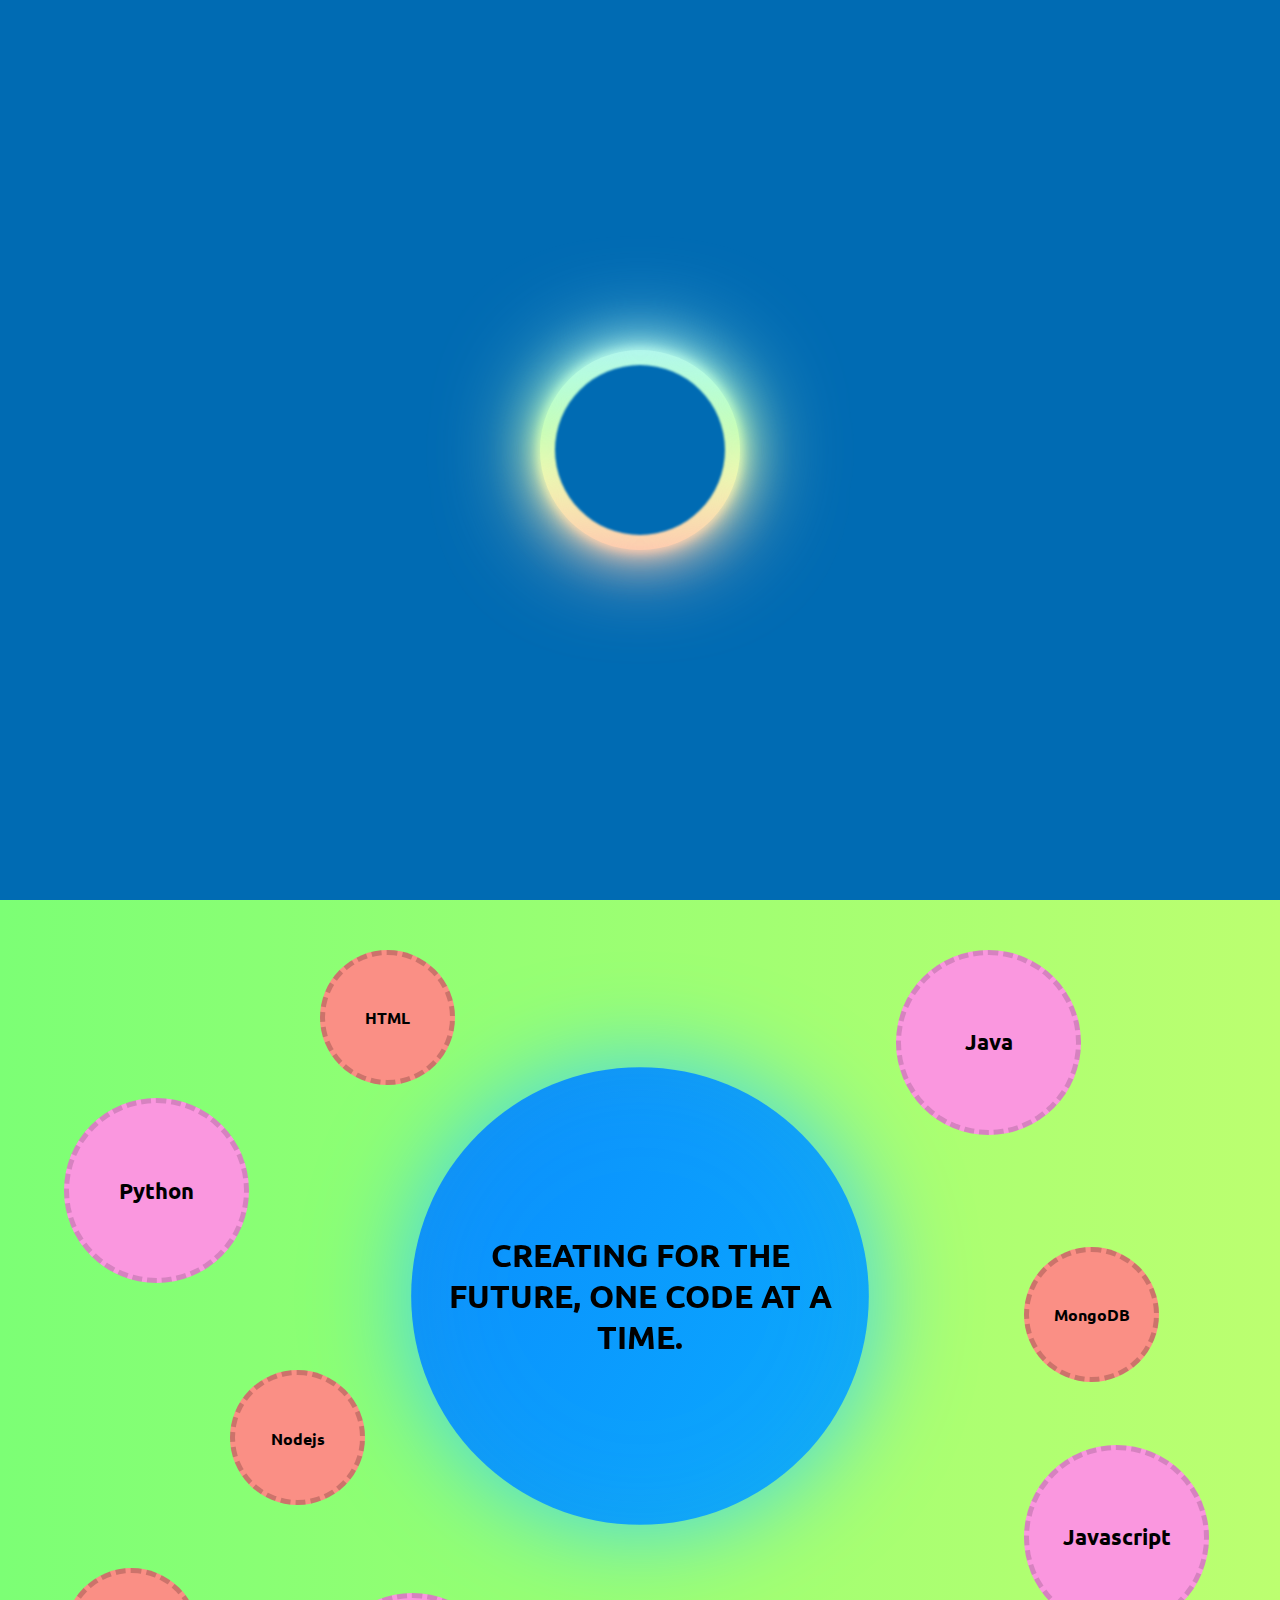
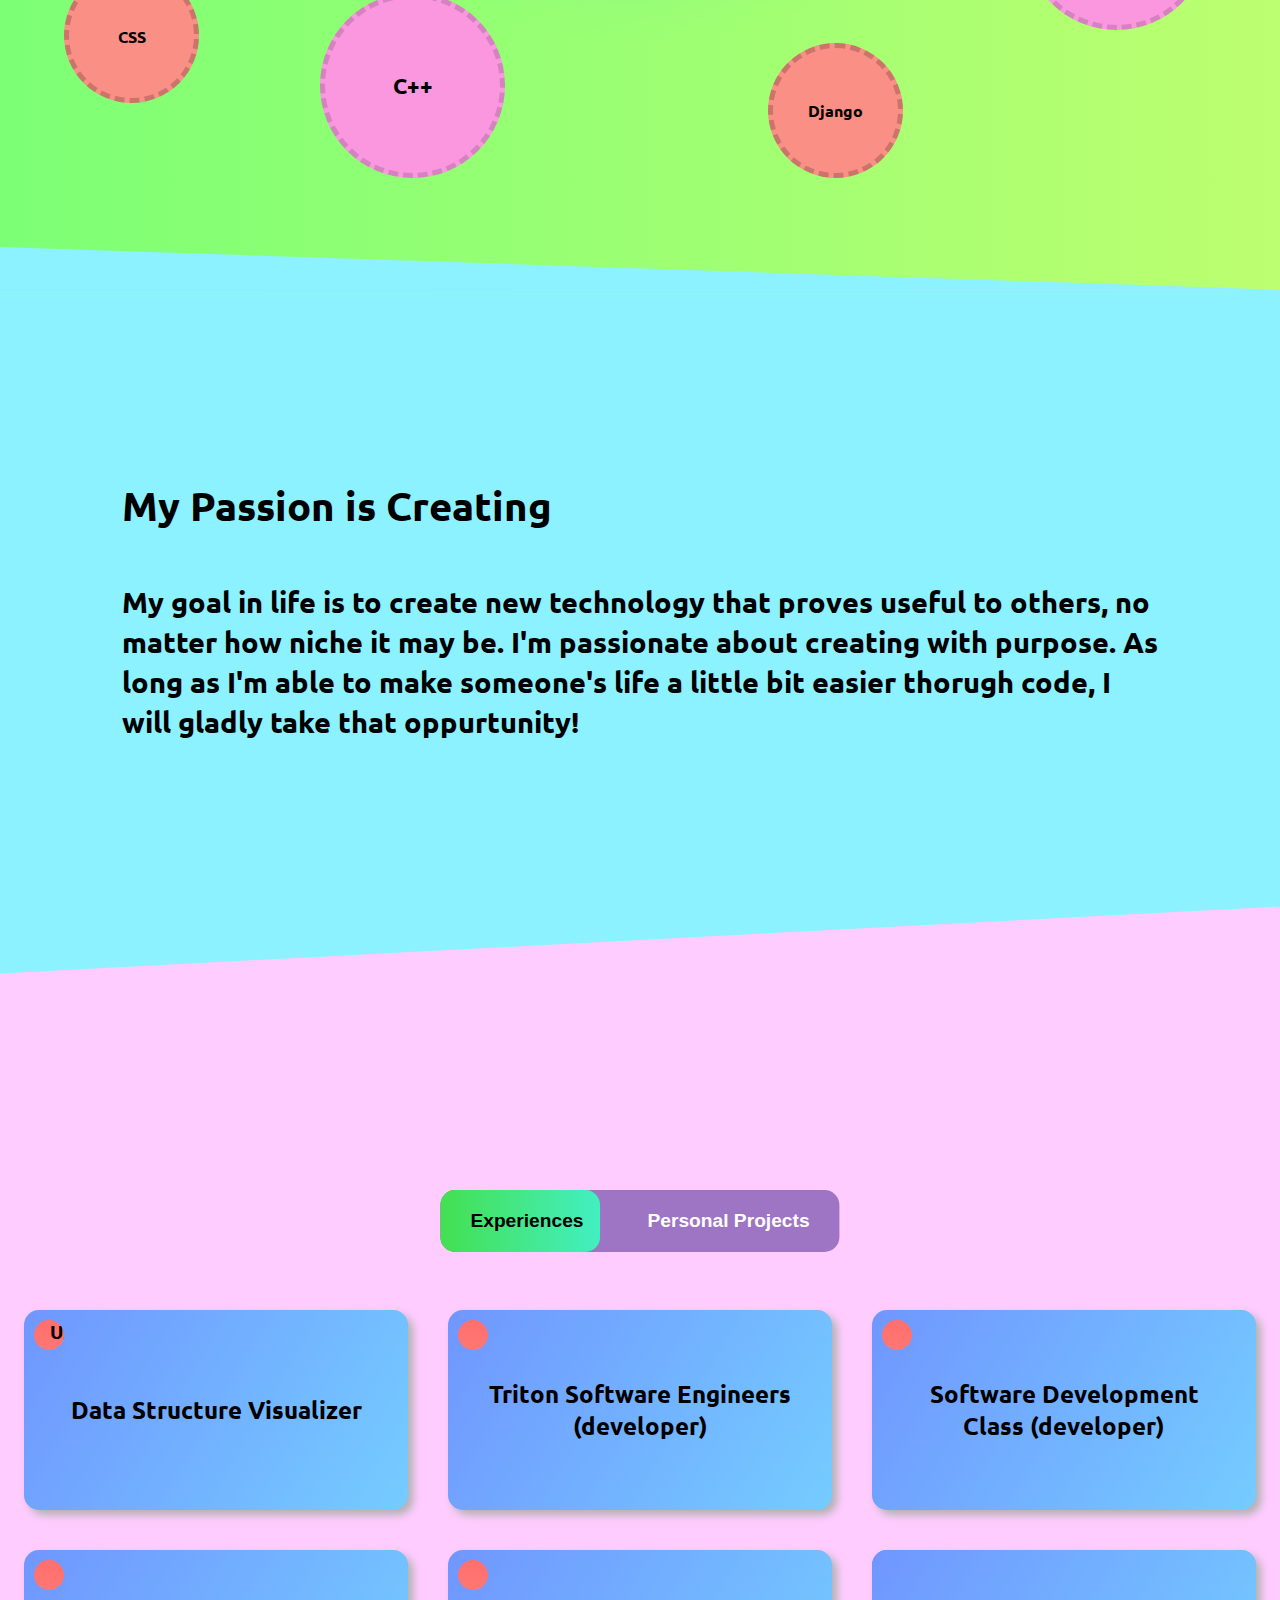
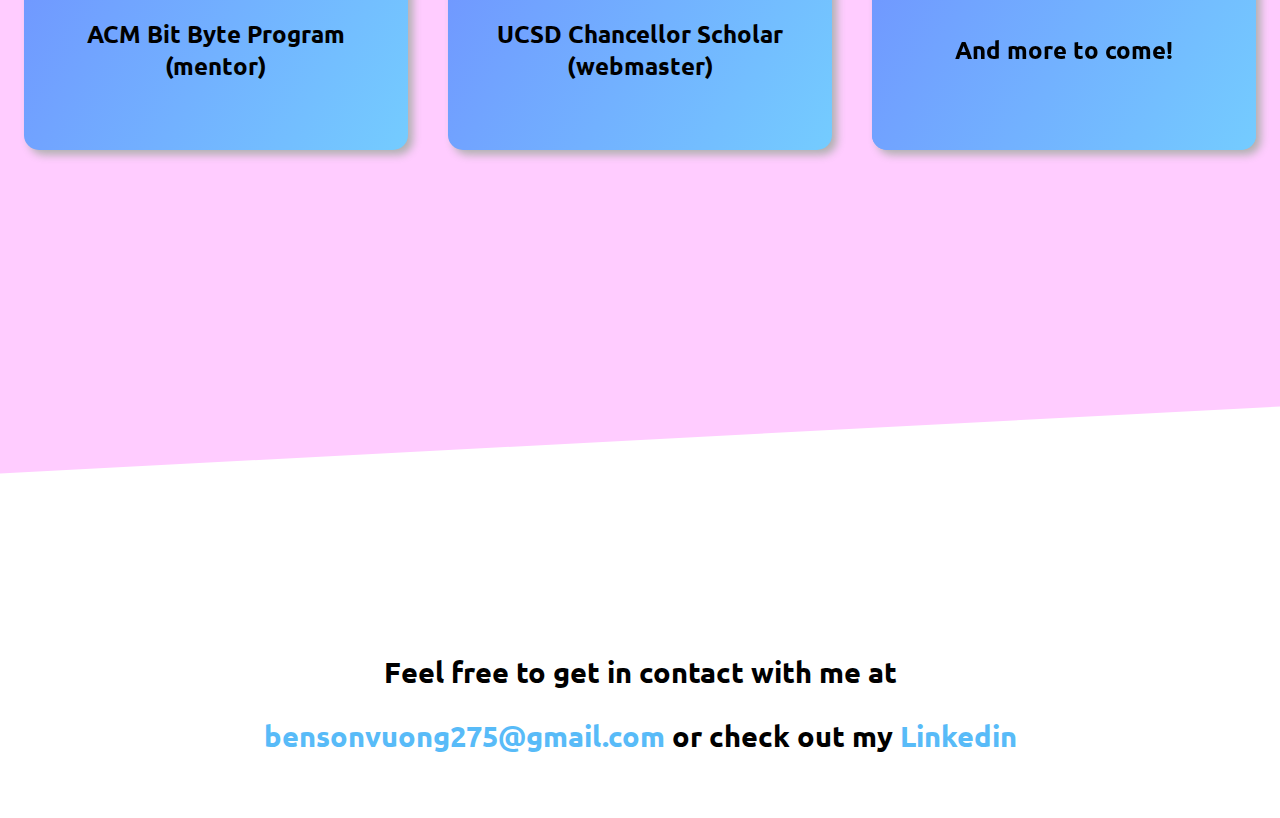
<file: index.html>
<!DOCTYPE html>
<html>
    <head>
        <link type="text/css" rel="stylesheet" href="energy.css">
        <script src="energy.js"></script>
        <meta name="viewport" content="width=device-width, initial-scale=1.0">
    </head>
    <body>
        
        <section id="loadingScreen">
            <div class="door" id="leftDoor"></div>
            <div class="door" id="rightDoor"></div>
            <div id="loader">
                <span></span>
                <span></span>
                <span></span>
                <span></span>
            </div>
        </section>
        
        <section id="welcome">
            <div id="container">
                <canvas id="canvas"></canvas>

                <svg id="bg-wave"viewbox="0 0 1440 150">
                    <defs>
                        <linearGradient id="gradient">
                            <stop  stop-color="#7cff75" offset="0%"/>
                            <stop  stop-color="#bcff70" offset="100%"/>
                          </linearGradient>
    
                    </defs>
                    <path fill="url(#gradient)">
                      <animate 
                        attributeName="d" 
                        dur="10000ms" 
                        repeatCount="indefinite"
                        
                                  
                        values="
                        M 0 100 L 0 100 C 500 0 940 150 1440 50 L 1440 150 L 0 150 Z;
                        M 0 100 L 0 100 C 500 150 940 1 1440 50 L 1440 150 L 0 150 Z;
                        M 0 100 L 0 100 C 500 0 940 150 1440 50 L 1440 150 L 0 150 Z;
                        "

                        keyTimes="0; 0.5; 1"
                              />
                    </path>
                </svg>

                
                

                <svg id="cycleTextContainer">
                    <defs>
                        <linearGradient id="gradient">
                            <stop  stop-color="#7cff75" offset="0%"/>
                            <stop  stop-color="#bcff70" offset="100%"/>
                          </linearGradient>

                          <linearGradient id="gradient2">
                            <stop  stop-color="#fff" offset="0%"/>
                            <stop  stop-color="#fff" offset="100%"/>
                          </linearGradient>
    
                    </defs>
                    <text y="50%" class="cycleText upper" id="heading" fill="url('#gradient2')">learn, practice, create, improve</text>
                </svg>

                
            </div>
            <!-- <p  class="cycleText upper" id="heading">learn, practice, create, imrpove</p> -->
            <p class="typingText" id="author">Hello! I'm Benson Vuong and I strive to create technology people enjoy using.</p>
        </section>

        <section class="codeBubble">
            <div id="shadow">
                <div class="banner">
                    <div>
                        <h1 class="upper">Creating for the future, one code at a time.</h1>
                    </div>
                </div>
            </div>
            
            <svg id="slant" viewbox="0 0 300 10">
                <polygon points="0,0 300,10, 0,10" style="fill:rgb(140, 242, 255)"></polygon>
            </svg>
            
            <div class="bubble language" id = "python" >
                <p>Python</p>
            </div>

            <div class="bubble language" id = "java" >
                <p>Java</p>
            </div>

            <div class="bubble language" id = "javascript" >
                <p>Javascript</p>
            </div>

            <div class="bubble language" id = "cpp" >
                <p>C++</p>
            </div>

            <div class="bubble framework" id="django">
                <p>Django</p>
            </div>

            <div class="bubble framework" id="nodejs">
                <p>Nodejs</p>
            </div>

            <div class="bubble framework" id="mongodb">
                <p>MongoDB</p>
            </div>

            <div class="bubble framework" id="html">
                <p>HTML</p>
            </div>

            <div class="bubble framework" id="css">
                <p>CSS</p>
            </div>

        </section>

        <section id="passionSection">
            <div>
                <h1>My Passion is Creating</h1>
                <p>My goal in life is to create new technology that proves useful to others, no matter how niche it may be. I'm passionate about creating with purpose. As long as I'm able to make someone's life a little bit easier thorugh code, I will gladly take that oppurtunity!</p>
            </div>
        </section>

        <section id="experienceSection">
            <div id="experienceBackground"></div>

            <div id="selection">
                <p id='experience'>Experiences</p>
                <p id='project'>Personal Projects</p>
            </div>

            <div id="selectionCopy">
                <p id='experienceCopy'>Experiences</p>
                <p id='projectCopy'>Personal Projects</p>
            </div>

            <div id="experienceContainer">
                <div class="card">
                    <h2>Data Structure Visualizer</h2>
                    <a href="https://data-structure-visualizer.vercel.app/algorithms" target = "_blank">
                        <div class="hoverCard">
                            <p>Used react native + javascript/nodejs to create a webapp that renders an interactive datastructure equipped with animations to help users understand certain algorithms and how they work. *Currently a work in progress</p>
                        </div>
                    </a>
                </div>
                <div class="card">
                    <h2>Triton Software Engineers (developer)</h2>
                    <a href="https://tse.ucsd.edu/" target = "_blank">
                        <div class="hoverCard">
                            <p>Used react native + typescript to develop mobile application that tracks user well being and rewards good practices.</p>
                        </div>
                    </a>
                </div>
                <div class="card">
                    <h2>Software Development Class (developer)</h2>
                    <a href="https://www.youtube.com/watch?v=AetrEdn_Tm4&feature=youtu.be" target = "_blank"></a>
                        <div class="hoverCard">
                            <p>Used react + flask + postgres to create a website that connects to a UCSD's student account to automatically generate a dynamic four year plan with draggable classes</p>
                        </div>
                    </a>
                </div>
                <div class="card">
                    <h2>ACM Bit Byte Program (mentor)</h2>
                    <a href="https://acmucsd.com/" target = "_blank">
                        <div class="hoverCard">
                            <p>Became a mentor for incoming computer science majors and acted as a guide and answered any questions they had.</p>
                        </div>
                    </a>
                </div>
                
                <div class="card">
                    <h2>UCSD Chancellor Scholar (webmaster)</h2>
                    <a href="https://chancellorsscholarsalliance.ucsd.edu/index.html" target = "_blank">
                        <div class="hoverCard">
                            <p>Maintain and update the official Chancellor Scholars webpage</p>
                        </div>
                    </a>
                </div>

                <!-- <div class="break"></div> -->
                <div class="flip-card">
                    <div class="flip-card-inner" id="moreExperience">
                      <div class="flip-card-front">
                        <h2>And more to come!</h2>
                      </div>
                      <div class="flip-card-back">
                        <h2>You or your company could be next!</h2>
                      </div>
                    </div>
                  </div>
            </div>

            <div id="projectContainer">
                <div class="card">
                    <h2>Todo List + WebPush Notifications</h2>
                    <a href="https://online-list.herokuapp.com/todo" target = "_blank">
                        <div class="hoverCard">
                            <p>A simple list creating application with a login system and the ability to schedule notifications to be sent to your desktop. </p>
                        </div>
                    </a>
                </div>
                <div class="card">
                    <h2>MyAnimeList Song search and Downlaod</h2>
                    <a >
                        <div class="hoverCard">
                            <p>A python script using MAL's API along with youtube's API to get a user's watch list and automatically save songs from youtube. (link coming soon)</p>
                        </div>
                    </a>
                </div>
                <div class="break"></div>
                <div class="card">
                    <h2>Online Codenames</h2>
                    <a href="http://online-codegames.herokuapp.com/" target = "_blank">
                        <div class="hoverCard">
                            <p>A basic webpage that allows users to play the popular board game Codenames through the use of web sockets.</p>
                        </div>
                    </a>
                </div>
                <div class="card">
                    <h2>My first website</h2>
                    <a href="https://benson272.github.io/first-website/home/index.html" target = "_blank">
                        <div class="hoverCard">
                            <p>A website I made when I first started learning html, css, javascript. A few of the webpages are incokplete as they were only meant for practice/ proof of concept</p>
                        </div>
                    </a>
                </div>
            </div>
            
        </section>
            
        <section  id="contact">
            <p>Feel free to get in contact with me at <br><a id="email" href="mailto:bensonvuong275@gmail.com">bensonvuong275@gmail.com</a> or check out my <a href="https://www.linkedin.com/in/benson-vuong/" target="_blank">Linkedin</a></p>
        </section>
    </body>
</html>
</file>
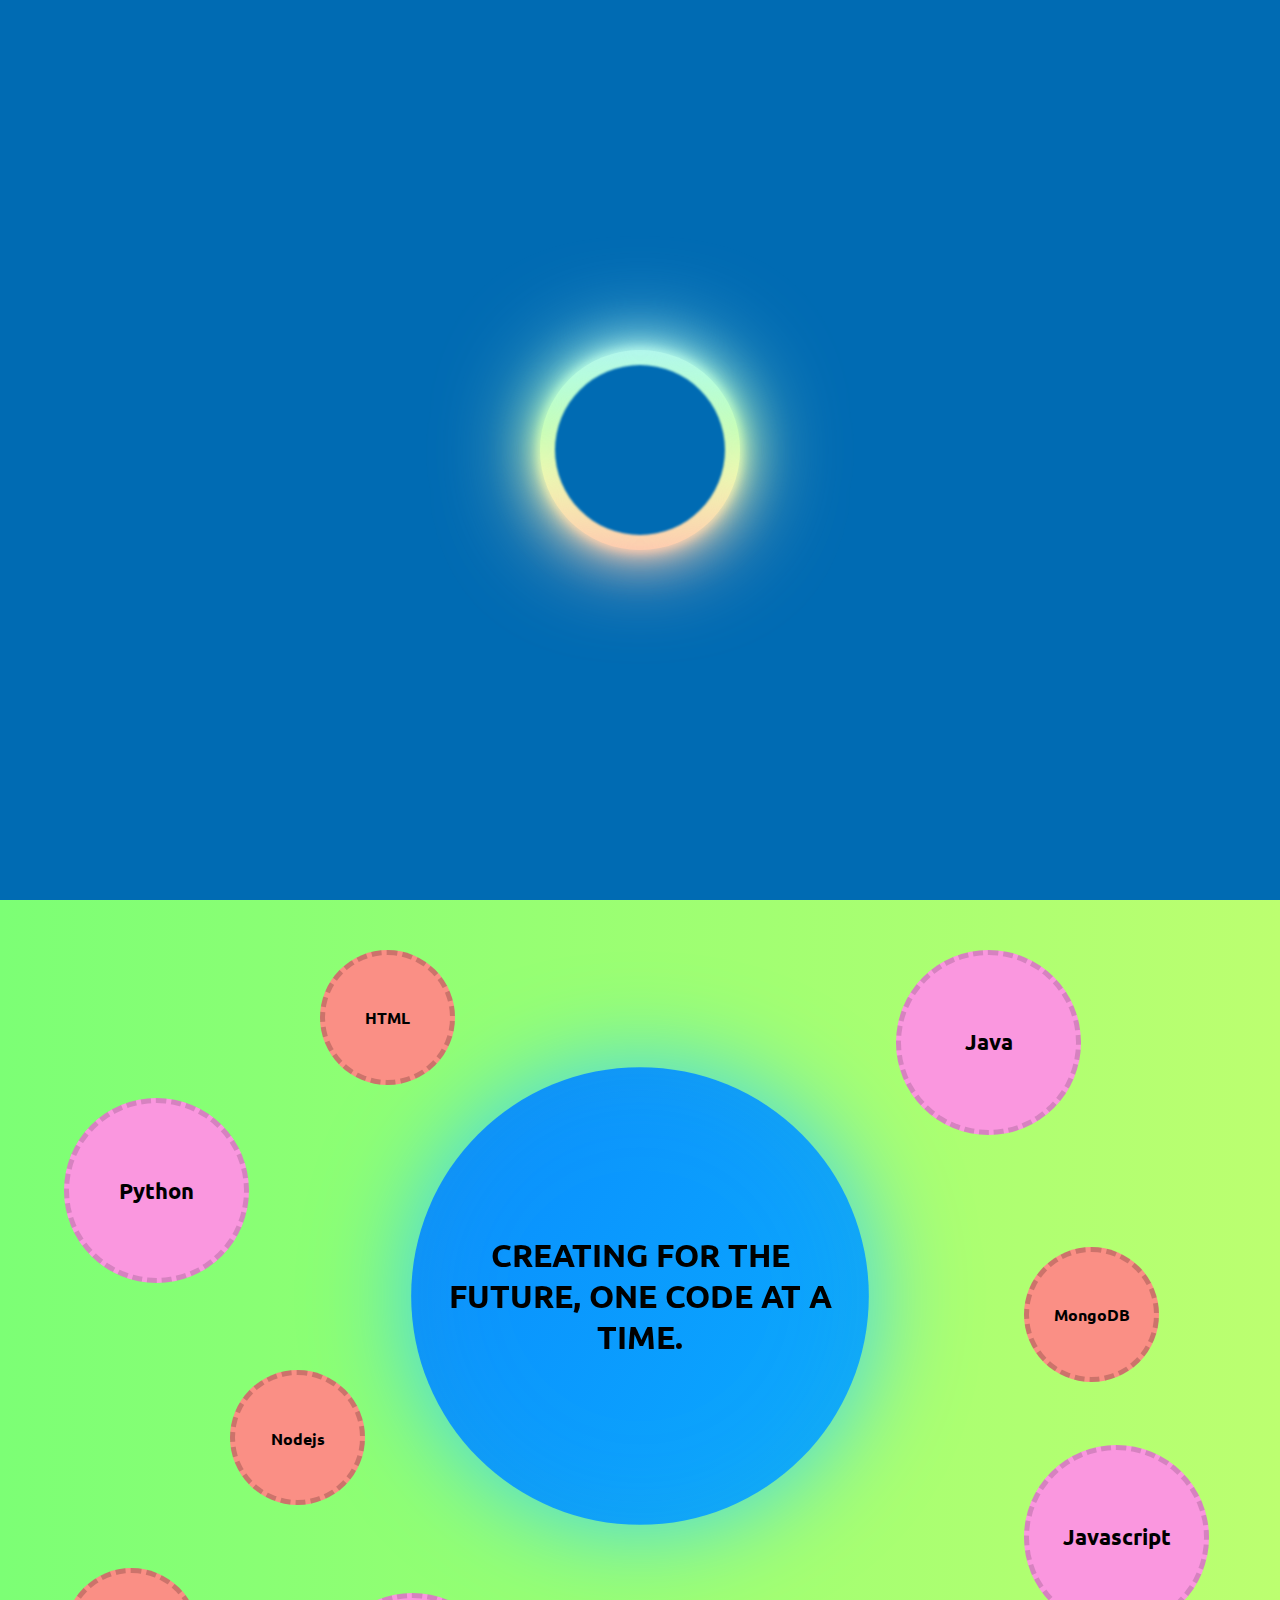
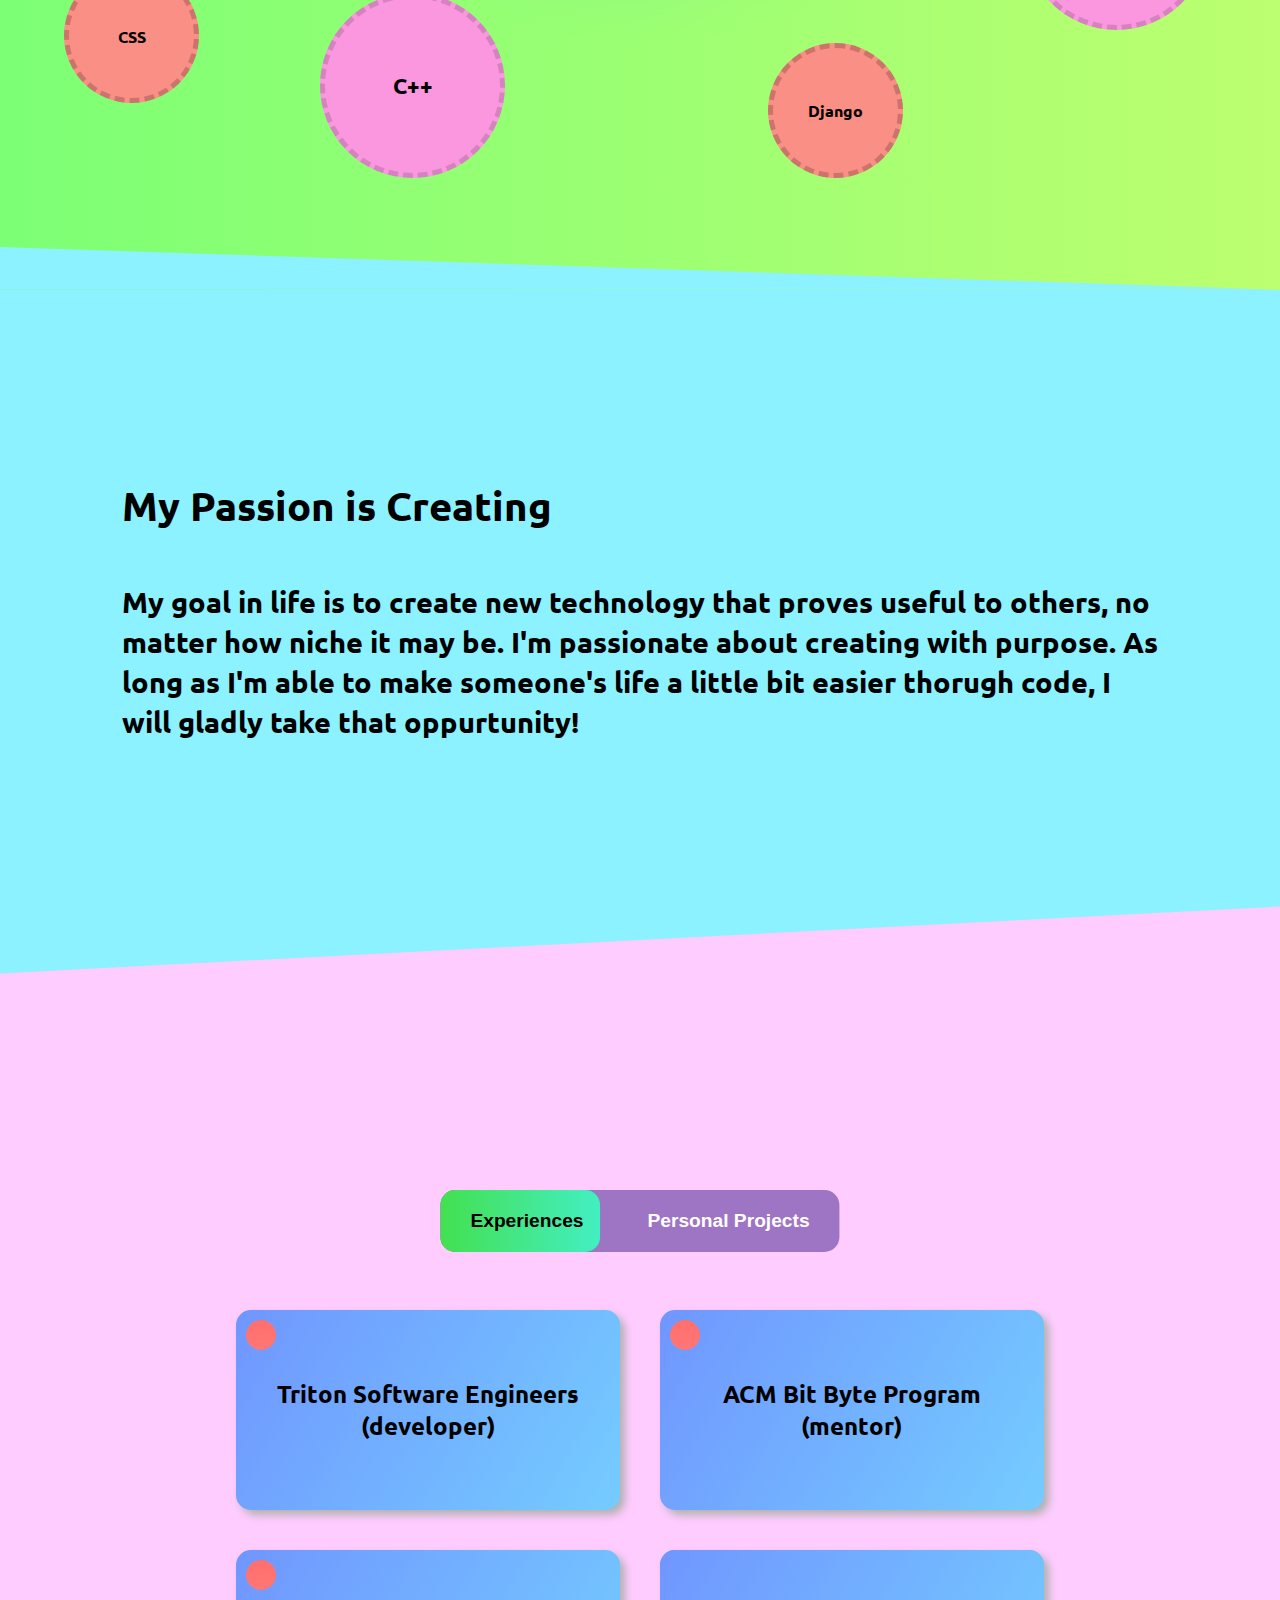
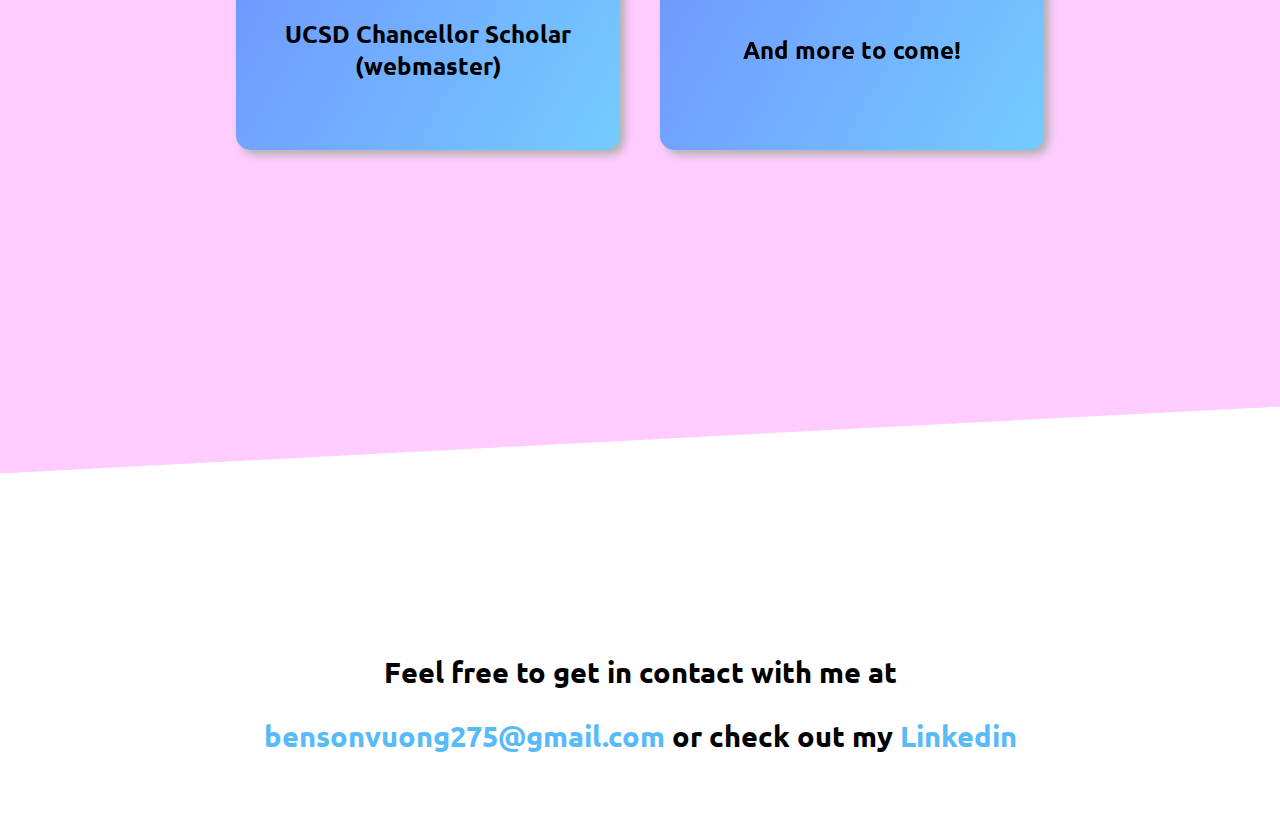
<file: energyLine.html>
<!DOCTYPE html>
<html>
    <head>
        <link type="text/css" rel="stylesheet" href="energy.css">
        <script src="energy.js"></script>
        <meta name="viewport" content="width=device-width, initial-scale=1.0">
    </head>
    <body>
        
        <section id="loadingScreen">
            <div class="door" id="leftDoor"></div>
            <div class="door" id="rightDoor"></div>
            <div id="loader">
                <span></span>
                <span></span>
                <span></span>
                <span></span>
            </div>
        </section>
        
        <section id="welcome">
            <div id="container">
                <canvas id="canvas"></canvas>

                <svg id="bg-wave"viewbox="0 0 1440 150">
                    <defs>
                        <linearGradient id="gradient">
                            <stop  stop-color="#7cff75" offset="0%"/>
                            <stop  stop-color="#bcff70" offset="100%"/>
                          </linearGradient>
    
                    </defs>
                    <path fill="url(#gradient)">
                      <animate 
                        attributeName="d" 
                        dur="10000ms" 
                        repeatCount="indefinite"
                        
                                  
                        values="
                        M 0 100 L 0 100 C 500 0 940 150 1440 50 L 1440 150 L 0 150 Z;
                        M 0 100 L 0 100 C 500 150 940 1 1440 50 L 1440 150 L 0 150 Z;
                        M 0 100 L 0 100 C 500 0 940 150 1440 50 L 1440 150 L 0 150 Z;
                        "

                        keyTimes="0; 0.5; 1"
                              />
                    </path>
                </svg>

                
                

                <svg id="cycleTextContainer">
                    <defs>
                        <linearGradient id="gradient">
                            <stop  stop-color="#7cff75" offset="0%"/>
                            <stop  stop-color="#bcff70" offset="100%"/>
                          </linearGradient>

                          <linearGradient id="gradient2">
                            <stop  stop-color="#fff" offset="0%"/>
                            <stop  stop-color="#fff" offset="100%"/>
                          </linearGradient>
    
                    </defs>
                    <text y="50%" class="cycleText upper" id="heading" fill="url('#gradient2')">learn, practice, create, improve</text>
                </svg>

                
            </div>
            <!-- <p  class="cycleText upper" id="heading">learn, practice, create, imrpove</p> -->
            <p class="typingText" id="author">Hello! I'm Benson Vuong and I strive to create technology people enjoy using.</p>
        </section>

        <section class="codeBubble">
            <div id="shadow">
                <div class="banner">
                    <div>
                        <h1 class="upper">Creating for the future, one code at a time.</h1>
                    </div>
                </div>
            </div>
            
            <svg id="slant" viewbox="0 0 300 10">
                <polygon points="0,0 300,10, 0,10" style="fill:rgb(140, 242, 255)"></polygon>
            </svg>
            
            <div class="bubble language" id = "python" >
                <p>Python</p>
            </div>

            <div class="bubble language" id = "java" >
                <p>Java</p>
            </div>

            <div class="bubble language" id = "javascript" >
                <p>Javascript</p>
            </div>

            <div class="bubble language" id = "cpp" >
                <p>C++</p>
            </div>

            <div class="bubble framework" id="django">
                <p>Django</p>
            </div>

            <div class="bubble framework" id="nodejs">
                <p>Nodejs</p>
            </div>

            <div class="bubble framework" id="mongodb">
                <p>MongoDB</p>
            </div>

            <div class="bubble framework" id="html">
                <p>HTML</p>
            </div>

            <div class="bubble framework" id="css">
                <p>CSS</p>
            </div>

        </section>

        <section id="passionSection">
            <div>
                <h1>My Passion is Creating</h1>
                <p>My goal in life is to create new technology that proves useful to others, no matter how niche it may be. I'm passionate about creating with purpose. As long as I'm able to make someone's life a little bit easier thorugh code, I will gladly take that oppurtunity!</p>
            </div>
        </section>

        <section id="experienceSection">
            <div id="experienceBackground"></div>

            <div id="selection">
                <p id='experience'>Experiences</p>
                <p id='project'>Personal Projects</p>
            </div>

            <div id="selectionCopy">
                <p id='experienceCopy'>Experiences</p>
                <p id='projectCopy'>Personal Projects</p>
            </div>

            <div id="experienceContainer">
                <div class="card">
                    <h2>Triton Software Engineers (developer)</h2>
                    <a href="https://tse.ucsd.edu/" target = "_blank">
                        <div class="hoverCard">
                            <p>Used react native + typescript to develop mobile application that tracks user well being and rewards good practices.</p>
                        </div>
                    </a>
                </div>
                <div class="card">
                    <h2>ACM Bit Byte Program (mentor)</h2>
                    <a href="https://acmucsd.com/" target = "_blank">
                        <div class="hoverCard">
                            <p>Became a mentor for incoming computer science majors and acted as a guide and answered any questions they had.</p>
                        </div>
                    </a>
                </div>
                <div class="break"></div>
                <div class="card">
                    <h2>UCSD Chancellor Scholar (webmaster)</h2>
                    <a href="https://chancellorsscholarsalliance.ucsd.edu/index.html" target = "_blank">
                        <div class="hoverCard">
                            <p>Maintain and update the official Chancellor Scholars webpage</p>
                        </div>
                    </a>
                </div>

                <!-- <div class="break"></div> -->
                <div class="flip-card">
                    <div class="flip-card-inner" id="moreExperience">
                      <div class="flip-card-front">
                        <h2>And more to come!</h2>
                      </div>
                      <div class="flip-card-back">
                        <h2>You or your company could be next!</h2>
                      </div>
                    </div>
                  </div>
            </div>

            <div id="projectContainer">
                <div class="card">
                    <h2>Todo List + WebPush Notifications</h2>
                    <a href="https://online-list.herokuapp.com/todo" target = "_blank">
                        <div class="hoverCard">
                            <p>A simple list creating application with a login system and the ability to schedule notifications to be sent to your desktop. </p>
                        </div>
                    </a>
                </div>
                <div class="card">
                    <h2>MyAnimeList Song search and Downlaod</h2>
                    <a >
                        <div class="hoverCard">
                            <p>A python script using MAL's API along with youtube's API to get a user's watch list and automatically save songs from youtube. (link coming soon)</p>
                        </div>
                    </a>
                </div>
                <div class="break"></div>
                <div class="card">
                    <h2>Online Codenames</h2>
                    <a href="https://online-codenames-game.herokuapp.com" target = "_blank">
                        <div class="hoverCard">
                            <p>A basic webpage that allows users to play the popular board game Codenames through the use of web sockets.</p>
                        </div>
                    </a>
                </div>
                <div class="card">
                    <h2>My first website</h2>
                    <a href="https://benson272.github.io/first-website/home/index.html" target = "_blank">
                        <div class="hoverCard">
                            <p>A website I made when I first started learning html, css, javascript. A few of the webpages are incokplete as they were only meant for practice/ proof of concept</p>
                        </div>
                    </a>
                </div>
            </div>
            
        </section>
            
        <section  id="contact">
            <p>Feel free to get in contact with me at <br><a id="email" href="mailto:bensonvuong275@gmail.com">bensonvuong275@gmail.com</a> or check out my <a href="https://www.linkedin.com/in/benson-vuong/" target="_blank">Linkedin</a></p>
        </section>
    </body>
</html>
</file>
<file: energy.css>
:root {
    --purple: rgb(116, 91, 255);
    --dark-blue: rgb(14, 122, 255);
    --blue: rgba(108, 174, 254, 1);
    --skyblue: rgba(160, 207, 255,1);
    --light-blue: rgba(237, 246, 255, 1);
    --background: rgba(255, 255, 255, 1);
    --brown: rgba(185, 115, 47, 1);
    --bright-green: rgb(168, 255, 243);
}
@font-face{
    font-family: Ubuntu;
    src: url("./Ubuntu-Bold.ttf");
}


html, body{
    width:100%;
    height:100%;
    margin:0px;
    padding:0px;
    }

*{
    padding:0px;
    margin:0px;
}
body{
    width:100%;
    height:100%;
    min-height:2000px;
    overflow-x: hidden;
    background-color:var(--background);
}
#container{
    width:100vw;
    height:100vh;
    overflow:hidden;
    background-color:var(--dark-blue);
    background-image: linear-gradient(45deg, var(--dark-blue), var(--blue), var(--bright-green));
    position:relative;
    background-attachment: fixed;
    background-position: center;
    background-repeat: no-repeat;
    background-size: cover;
}
#bg-wave {
    position:absolute;
    bottom:0px;
    width:100%;
    transition: clip-path 2s;
}

#test_image {
    clip-path: url(#wave-clip);
    animation: wave 2s infinite alternate ease-in-out;
}

@keyframes wave {
    0% {
        clip-path: url(#wave-clip);
    }
    100% {
        clip-path: url(#wave-clip-2);
    }
}

.string {
    position:absolute;
    top:0px;
}

#welcome{
    width:100vw;
    height:100vh;
    position:absolute;
    top:0px;
}

#canvas{
    position:absolute;
    display:none;
}

img{
    position:absolute;
    width:100%;
    height:100%;
    
}

#video{
    width:100%;
    position:absolute;
    top:50%;
    left:50%;
    transform: translate(-50%,-50%);
    object-fit: cover;
    z-index:1;
    
}

.upper{
    text-transform: uppercase;
}

#heading, #author, #cycleTextContainer{
    color:white;
    font-family:Arial;
    font-weight:1000;
    z-index:10;
    border:0px;
    display:block;
    text-align:left;
    position:absolute;
    top:30%;
    padding:0 10%;
}

#author{
    top:45%;
    font-size:2rem;
    text-shadow:none;
    color:rgb(255, 255, 255);
}


#heading {
    font-size: 4rem;
}

#cycleTextContainer {
    margin-bottom:10px;
    width:450px;
    height:100px;
}

.codeBubble {
    background-image:linear-gradient(to right,#7cff75,#bcff70);
    position:relative;
}

#slant {
    position:absolute;
    bottom:0;
}

#shadow {
    filter: drop-shadow(0px 0px 50px rgb(52, 204, 255));
}
.banner {
    background-image: url("./sampleCodeWhite.PNG");
    width:100%;
    height:110vh;
    background-attachment: fixed;
    background-position: center;
    background-size: cover;
    position:relative;
    clip-path:circle(20% at 50% 40%);
    
}

.banner::before {
    content: "";
    position: absolute;
    top: 0;
    left: 0;
    width: 100%;
    height: 100%;
    background-image: linear-gradient(120deg, #056dff, #07c5ff);
    opacity: .9;
    z-index:1;
}

.banner div {
    position:relative;
    z-index:2;
    top:20%;
    left:30%;
    width:40%;
    height:40%;
}
.banner div h1 {
    font-size:2rem;
    position:absolute;
    left:50%;
    top:50%;
    transform: translate(-50%,-50%);
    text-align:center;
    font-family:"Ubuntu";
    font-weight:1000;
    width:75%;
}

.bubble {
    border-radius: 50%;
    
    position:absolute;
    font-family: Ubuntu;
}

.bubble p{
    position:absolute;
    top:50%;
    left:50%;
    transform: translate(-50%,-50%);
}

.language {
    width:15%;
    height:150px;
    max-width:175px;
    max-height:175px;
    min-width:110px;
    min-height: 110px;
    background-color:#FA97DF;
    border:5px dashed #d682c0;
}

.language p {
    font-size:1.4rem;
}
.framework {
    width:10%;
    height:100px;
    max-width:125px;
    max-height:125px;
    min-width:80px;
    min-height:80px;
    background-color:#FA8F85;
    border:5px dashed #cc736b;
}

#python {
    top: 20%;
    left:5%;
}

#java {
    top: 5%;
    left:70%;
}

#javascript {
    top: 55%;
    left:80%;
}

#cpp {
    top: 70%;
    left:25%;
}

#django {
    top: 75%;
    left: 60%;
}

#nodejs {
    top: 47.5%;
    left: 18%;
}

#mongodb {
    top: 35%;
    left: 80%;
}

#html {
    top: 5%;
    left: 25%;
}

#css {
    top: 67.5%;
    left: 5%;
}

#passionSection{
    min-height:700px;
    height:700px;
    width:100%;
    position:relative;
    top:-100px;
    pointer-events: none;
    
}

#passionSection div{
    position:relative;
    height:100%;
    width:90%;
    padding:5%;
    background-color:rgb(140, 242, 255);
    z-index:-5;
    pointer-events: none;
}

#passionSection h1{
    margin-top:225px;
    font-size:2.5rem;
    font-family:Ubuntu;
    margin-bottom:50px;
    /* position:absolute;
    top:30%; */
    pointer-events: none;
    width:90%;
    margin:225px auto 50px;
}
#passionSection p {
    font-size:1.8rem;
    font-family:Ubuntu;
    /* position:absolute;
    top:45%; */
    line-height:2.5rem;
    width:90%;
    z-index:120;
    pointer-events: none;
    width:90%;
    margin:auto;
}

#experienceSection {
    position:relative;
}

#selection, #selectionCopy {
    position:absolute;
    top: 200px;
    left:50%;
    transform: translateX(-50%);
    text-align:center;
    z-index:3;
    margin-bottom:30px;
    background-color: rgb(63, 189, 74);
    background-image: linear-gradient(to right, rgb(67, 224, 80), rgb(67, 246, 252) 60%);
    display:inline-block;
    clip-path: inset(0% 60% 0% 0% round 15px);
    transition:1s;
}

#selectionCopy {
    background-color:transparent;
    background-image:none;
    color:white;
    z-index:2;
    clip-path:none;
    border-radius:15px;
    background-color:rgb(158, 116, 197);
}

#selection p, #selectionCopy p {
    cursor:pointer;
    display:inline-block;
    font-family: Arial, Helvetica, sans-serif;
    font-size:1.2rem;
    font-weight:bold;
    margin:0px 10px;
    padding:20px;
    border-radius:15px;
}



#experienceBackground {
    background-color:rgb(255, 204, 255);
    min-height:1100px;
    width:100%;
    height:500px;
    position:relative;
    transform: skewY(-3deg);
    z-index:2;
    top:-50px;
}

#experienceContainer, #projectContainer {
    position:absolute;
    top:300px;
    width:100%;
    text-align: center;
    z-index:10;
    display: flex;
    justify-content: center;
    flex-wrap: wrap;
    transition:1s;
}

#projectContainer {
    opacity:0;
    z-index:-1;
}

.flip-card {
    display:inline-block;
    margin:20px;
    position:relative;
}

.card, .flip-card-inner {
    display:inline-block;
    background-color:rgb(116, 204, 255);
    background-image: linear-gradient(120deg,  rgb(112, 150, 255), rgb(116, 204, 255));
    border-radius:15px;
    box-shadow: 5px 5px 8px rgb(177, 177, 177);
    width:30%;
    height:200px;
    min-height:150px;
    min-width: 300px;
    max-width:400px;
    margin:20px;
    z-index:10;
    position:relative;
    transition:0.25s;
}

#projectContainer .card{
    background-image: linear-gradient(120deg,  rgb(255, 91, 91), rgb(255, 155, 155));
}

.card a {
    color:black;
}

.card h2, .flip-card-front h2, .flip-card-back h2 {
    text-align: center;
    font-family:Ubuntu;
    position:relative;
    top:50%;
    left:50%;
    width:80%;
    transform: translate(-50%,-50%);
}

.hoverCard, .hoverCardLast {
    border-radius:15px;
    background-color:rgb(255, 91, 91);
    background-image:linear-gradient(rgb(255, 109, 109), rgb(255, 156, 138));
    width:100%;
    height:100%;
    clip-path:circle(15px at 25px 25px);
    transition:0.5s;
    position:absolute;
    top:0px;
    right:0px;
}

#projectContainer .hoverCard {
    background-image:linear-gradient(rgb(109, 160, 255), rgb(138, 212, 255));
}

.hoverCard p{
    font-family: Ubuntu;
    font-size:1.2rem;
    padding:0px 25px;
    text-align:center;
    position:relative;
    top:50%;
    transform: translateY(-50%);
}

.hoverCardLast {
    clip-path: inset(50% 50% 50% 50% round 15px);
    background-color:greenyellow;
}

#moreExperience:hover .hoverCardLast{
    clip-path: inset(-20% -20% -20% -20%);
}

.break {
    flex-basis: 100%;
    height:0;
}

.card:hover .hoverCard{
    clip-path:circle(500px at 20px 20px);
    background-color:orange;
}

/*code for flip card from w3schools*/
/* The flip card container - set the width and height to whatever you want. We have added the border property to demonstrate that the flip itself goes out of the box on hover (remove perspective if you don't want the 3D effect */
.flip-card {
    background-color: transparent;
    width: 30%;
    min-width: 300px;
    max-width:400px;
    height: 200px;
    perspective: 1000px; /* Remove this if you don't want the 3D effect */
  }
  
  /* This container is needed to position the front and back side */
  .flip-card-inner {
    position: relative;
    width: 100%;
    height: 100%;
    text-align: center;
    transition: transform 0.4s;
    transform-style: preserve-3d;
    margin:0px;
  }
  
  /* Do an horizontal flip when you move the mouse over the flip box container */
  .flip-card:hover .flip-card-inner {
    transform: rotateY(180deg);
  }
  
  /* Position the front and back side */
  .flip-card-front, .flip-card-back {
    position: absolute;
    width: 100%;
    height: 100%;
    -webkit-backface-visibility: hidden; /* Safari */
    backface-visibility: hidden;
    border-radius: 15px;
  }
  
  /* Style the front side (fallback if image is missing) */
  .flip-card-front {
    background-color: rgb(112, 150, 255);
    background-image: linear-gradient(120deg, rgb(112, 150, 255), rgb(116, 204, 255));
  }
  
  /* Style the back side */
  .flip-card-back {
    background-color: dodgerblue;
    background-image: linear-gradient(120deg, rgb(112, 150, 255), rgb(116, 204, 255));
    transform: rotateY(180deg);
  }


#contact{
    text-align:center;
}

#contact p{
    font-size:1.8rem;
    font-family:Ubuntu;
    color:black;
    width:100%;
    padding:150px 0px 50px 0px;
    line-height:4rem;
}

#contact a{
    color:rgb(88, 187, 248);
    text-decoration: none;
}



#loadingScreen{
    width:100vw;
    height:100vh;
}

.door{
    background-color:rgb(0, 107, 179);
    width:50%;
    height:100%;
    z-index:20;
    position:fixed;
    opacity:1;
    transition: ease-in-out 1.75s, opacity 1.5s;
}

#leftDoor{
    left:0%;
    
}
#rightDoor{
    right:0%;
    
}

#loader{
    background:linear-gradient(#b0efff,#b0ffe5,#bcffb0,#f6ffb0,#ffd8b0,#ffb7b0);
    position:fixed;
    width:200px;
    height:200px;
    top:50%;
    left:50%;
    transform: translate(-50%,-50%);
    z-index:20;
    border-radius:50%;
    animation: spin linear 0.5s infinite;
    transition: ease-in-out 1.75s, opacity 1.5s;
}

#loader span{
    content:"";
    background:linear-gradient(#b0efff,#b0ffe5,#bcffb0,#f6ffb0,#ffd8b0,#ffb7b0);
    position:fixed;
    width:100%;
    height:100%;
    z-index:20;
    border-radius:50%;
}

#loader span:nth-child(1){
    filter:blur(5px);
}
#loader span:nth-child(2){
    filter:blur(10px);
}
#loader span:nth-child(3){
    filter:blur(25px);
}
#loader span:nth-child(4){
    filter:blur(50px);
}

#loader::after{
    content:"";
    border-radius:50%;
    position:fixed;
    filter: blur(1px);
    top:50%;
    left:50%;
    transform: translate(-50%,-50%);
    width:85%;
    height:85%;
    background:rgb(0, 107, 179);
    z-index:21;
    display:block;
}

@keyframes spin{
    0%{
        transform: translate(-50%,-50%) rotate(0deg);
    }
    100%{
        transform: translate(-50%,-50%) rotate(360deg);
    }
}

@media screen and (max-width: 816px) {
    /* For selection experience: */
    #selection{
        clip-path: inset(0% 10% 50% 10% round 15px);
        background-image: linear-gradient(to bottom, rgb(67, 224, 80), rgb(67, 246, 252) 60%);
        top:150px;
    }
    #selectionCopy {
        clip-path: inset(0% 10% 0% 10% round 15px);
        top:150px;
    }
    
}

@media screen and (max-width: 768px) {
    /* For mobile phones + tablets: */
    #heading, #author {
        text-align: center;
    }
    #heading, #cycleTextContainer {
        font-size:3rem;
        padding:0;
        width:100%;
    }

    .banner div h1 {
        font-size:1.75rem;
        width:85%;
    }

    #experienceBackground{
        min-height:1700px;
    }
}

@media screen and (max-width: 500px) {
    /* For mobile phones: */
    #cycleTextContainer {
        top:15%;
    }
    #author {
        top:30%;
    }

    .banner div {
        width:80%;
        left:10%;
    }

    .banner div h1 {
        font-size:1.4rem;
        width:70%;
    }

    #python {
        top: 8%;
        left:5%;
    }
    
    #java {
        top: 0%;
        left:60%;
    }
    
    #javascript {
        top: 70%;
        left: 62.5%;
    }
    
    #cpp {
        top: 60%;
        left:15%;
    }

    #django {
        display:none;
    }
    
    #nodejs {
        display:none;
    }
    
    #mongodb {
        display:none;
    }
    
    #html {
        display:none;
    }
    
    #css {
        display:none;
    }
    #experienceBackground{
        min-height:1800px;
    }

    #passionSection h1{
        font-size:1.5rem;
        top:30%;
        
    }
    #passionSection p {
        font-size:1.2rem;
        top:45%;
        
    }
    #experienceBackground {
        top:-100px;
    }
}
</file>
